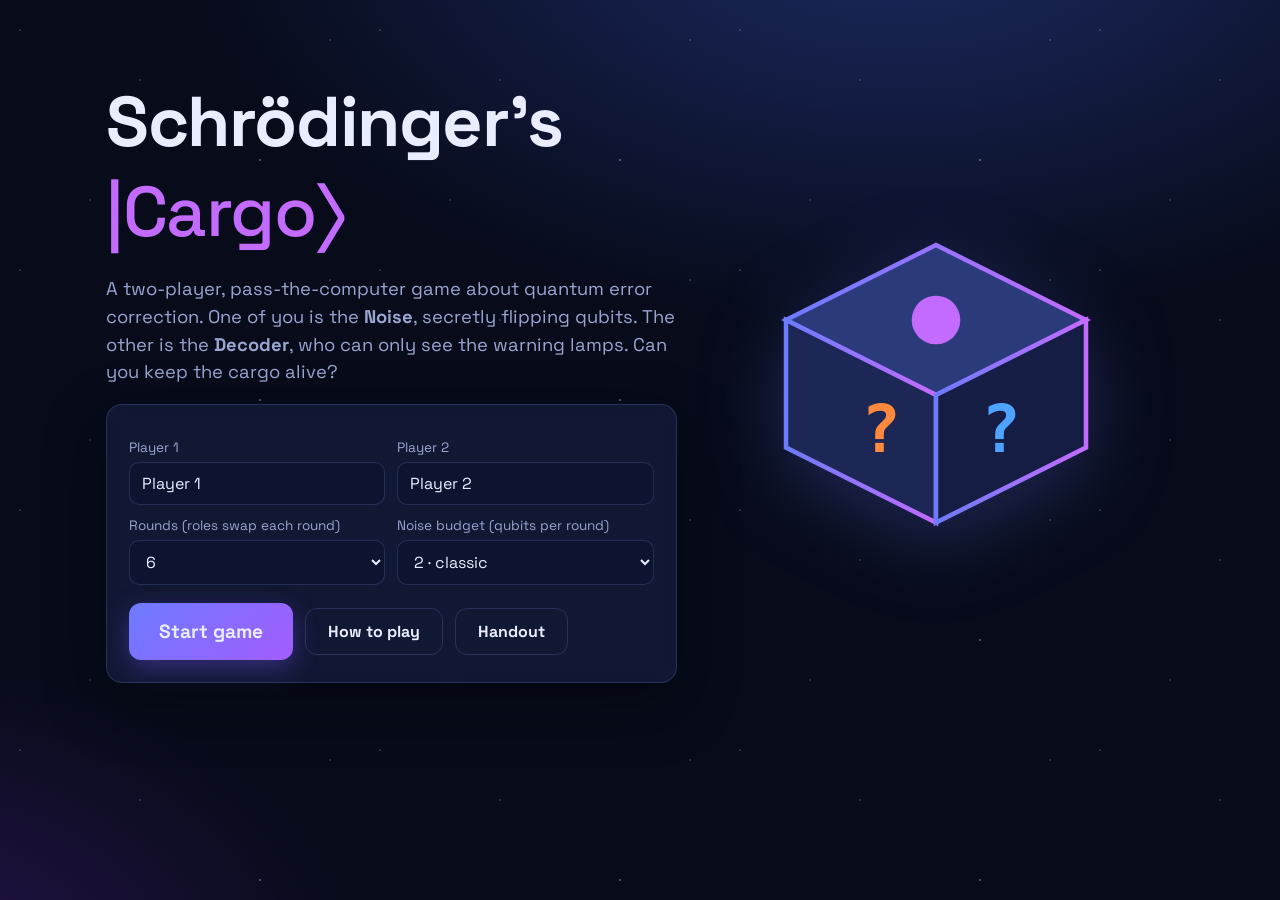
<file: schrodingers_cargo/index.html>
<!doctype html>
<html lang="en">
<head>
  <meta charset="utf-8">
  <meta name="viewport" content="width=device-width, initial-scale=1">
  <title>Schrödinger's Cargo</title>
  <link rel="preconnect" href="https://fonts.googleapis.com">
  <link href="https://fonts.googleapis.com/css2?family=Space+Grotesk:wght@400;500;700&family=JetBrains+Mono:wght@500&display=swap" rel="stylesheet">
  <link rel="stylesheet" href="style.css">
</head>
<body>
  <div class="stars" aria-hidden="true"></div>
  <main id="app" aria-live="polite"></main>

  <!-- How-to-play overlay -->
  <div id="rules" class="overlay" hidden>
    <div class="panel rules-panel" role="dialog" aria-modal="true" aria-labelledby="rules-title">
      <button class="close" data-action="close-rules" aria-label="Close">×</button>
      <h2 id="rules-title">How to play</h2>
      <p>A single qubit of precious cargo is spread across <b>9 physical qubits</b> in three crates (the Shor code). Two players take turns.</p>
      <ol>
        <li><b>Noise</b> (secretly) flips up to <b>budget</b> qubits with <span class="tag x">X</span> bit flip, <span class="tag z">Z</span> phase flip, or <span class="tag y">Y</span> both.</li>
        <li>Pass the computer. The <b>Decoder</b> never sees the errors, only the <b>8 check lamps</b>:
          <ul>
            <li><span class="lamp-dot zc"></span> <b>orange</b> lamps compare the bits of two neighbouring qubits. They light for X or Y.</li>
            <li><span class="lamp-dot xc"></span> <b>blue</b> lamps compare the phase of two neighbouring crates. They light for Z or Y.</li>
          </ul>
        </li>
        <li>The Decoder applies fixes with the same switches and presses <b>Ship it</b>.</li>
        <li>The cargo is <b>safe</b> if the leftover error (Noise × fix) does nothing to the stored qubit. Decoder scores. Otherwise Noise scores.</li>
        <li>Roles swap every round. Highest score at the end wins.</li>
      </ol>
      <p class="muted">Tip for Decoders: the fewest errors that explain the lamps is usually right, but a sneaky Noise can disguise two errors as one.</p>
      <p class="muted">Tip for Noise: two flips in the same crate look like one flip on the third qubit…</p>
      <button class="btn primary" data-action="close-rules">Got it</button>
    </div>
  </div>

  <script src="qec.js"></script>
  <script src="game.js"></script>
</body>
</html>
</file>
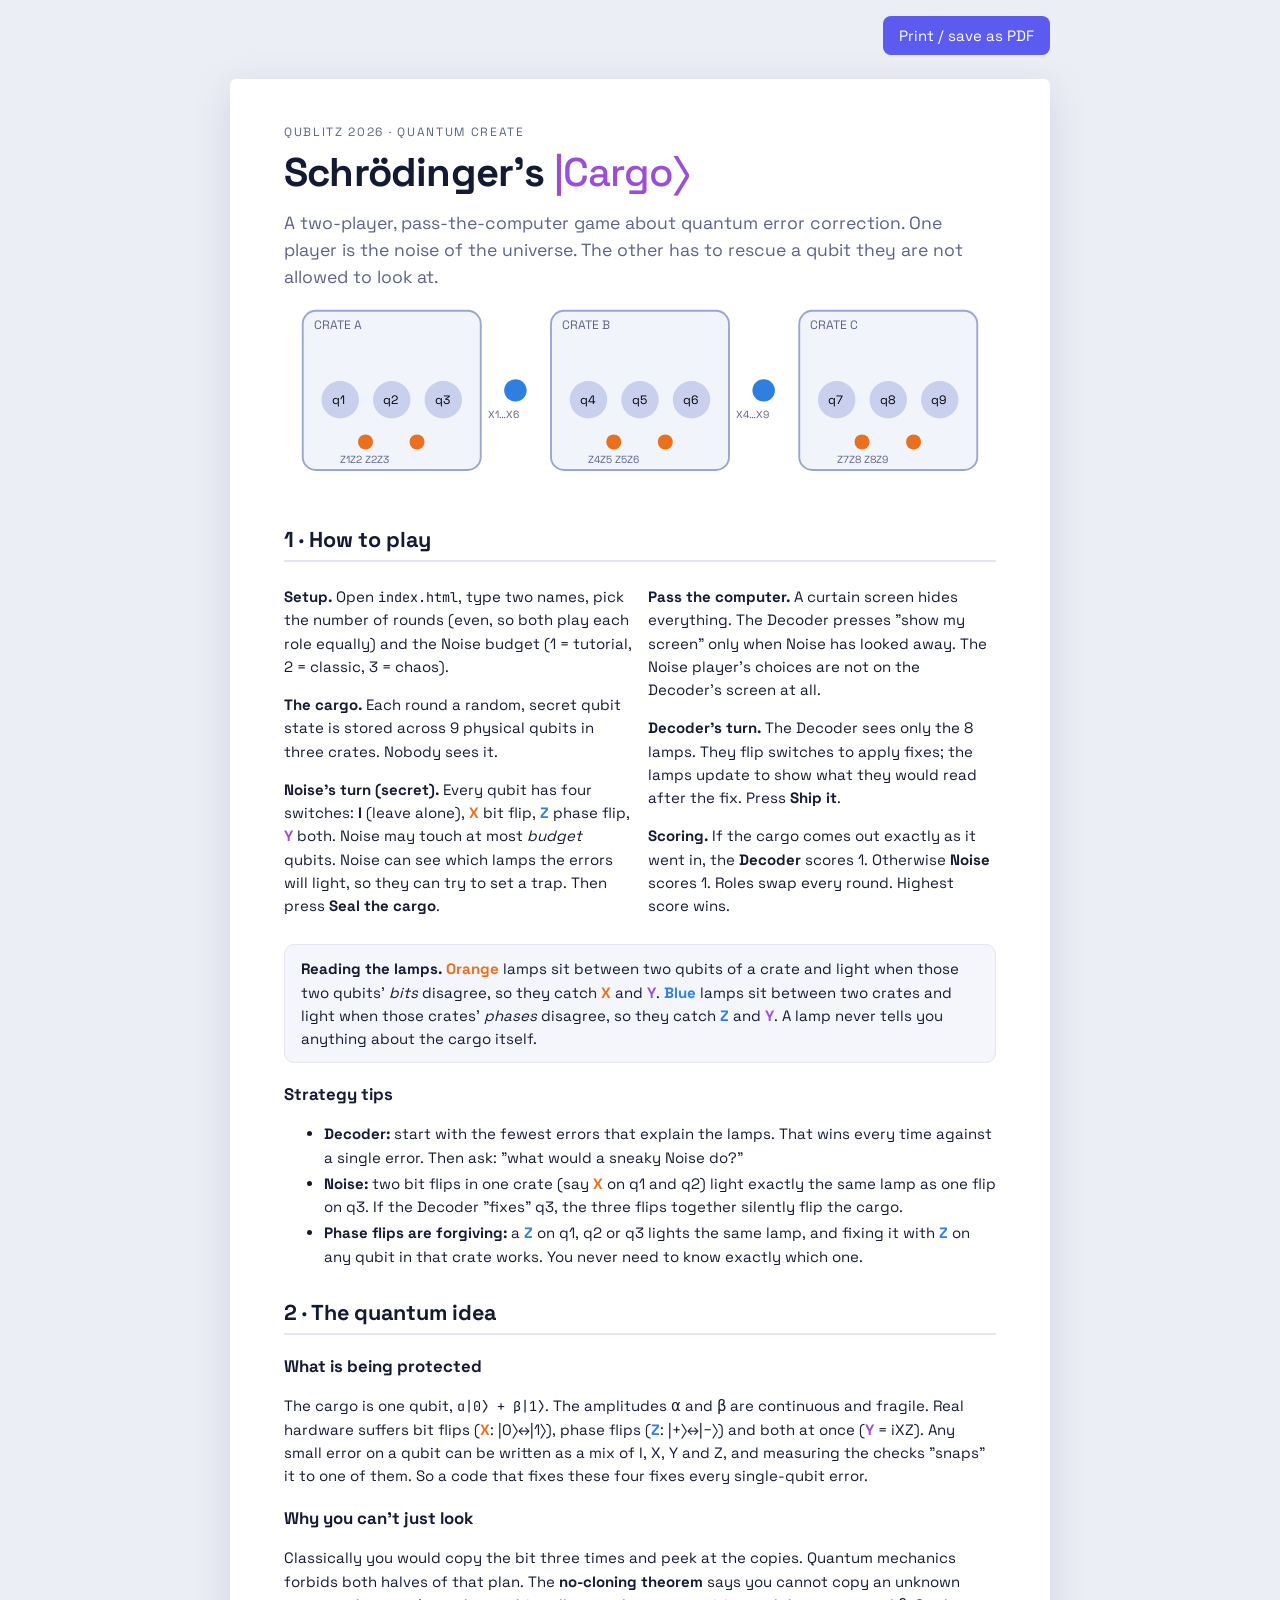
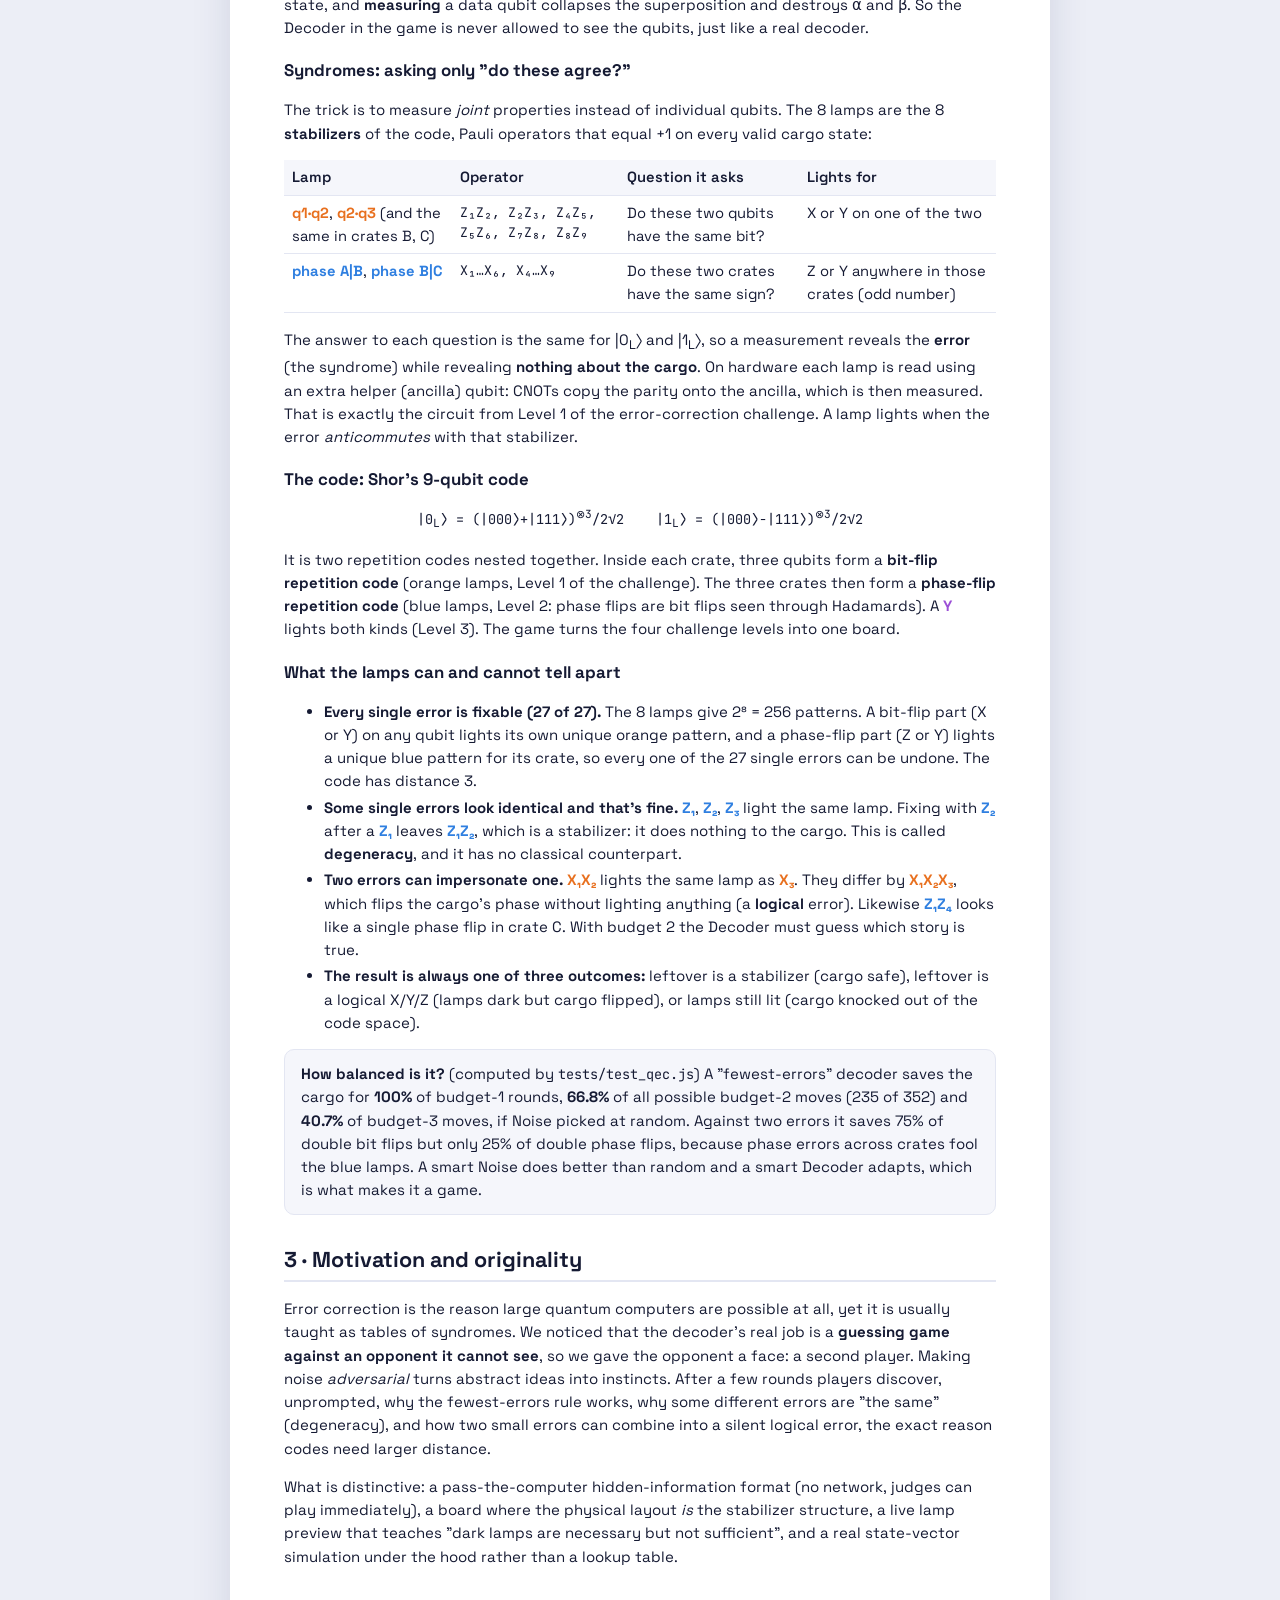
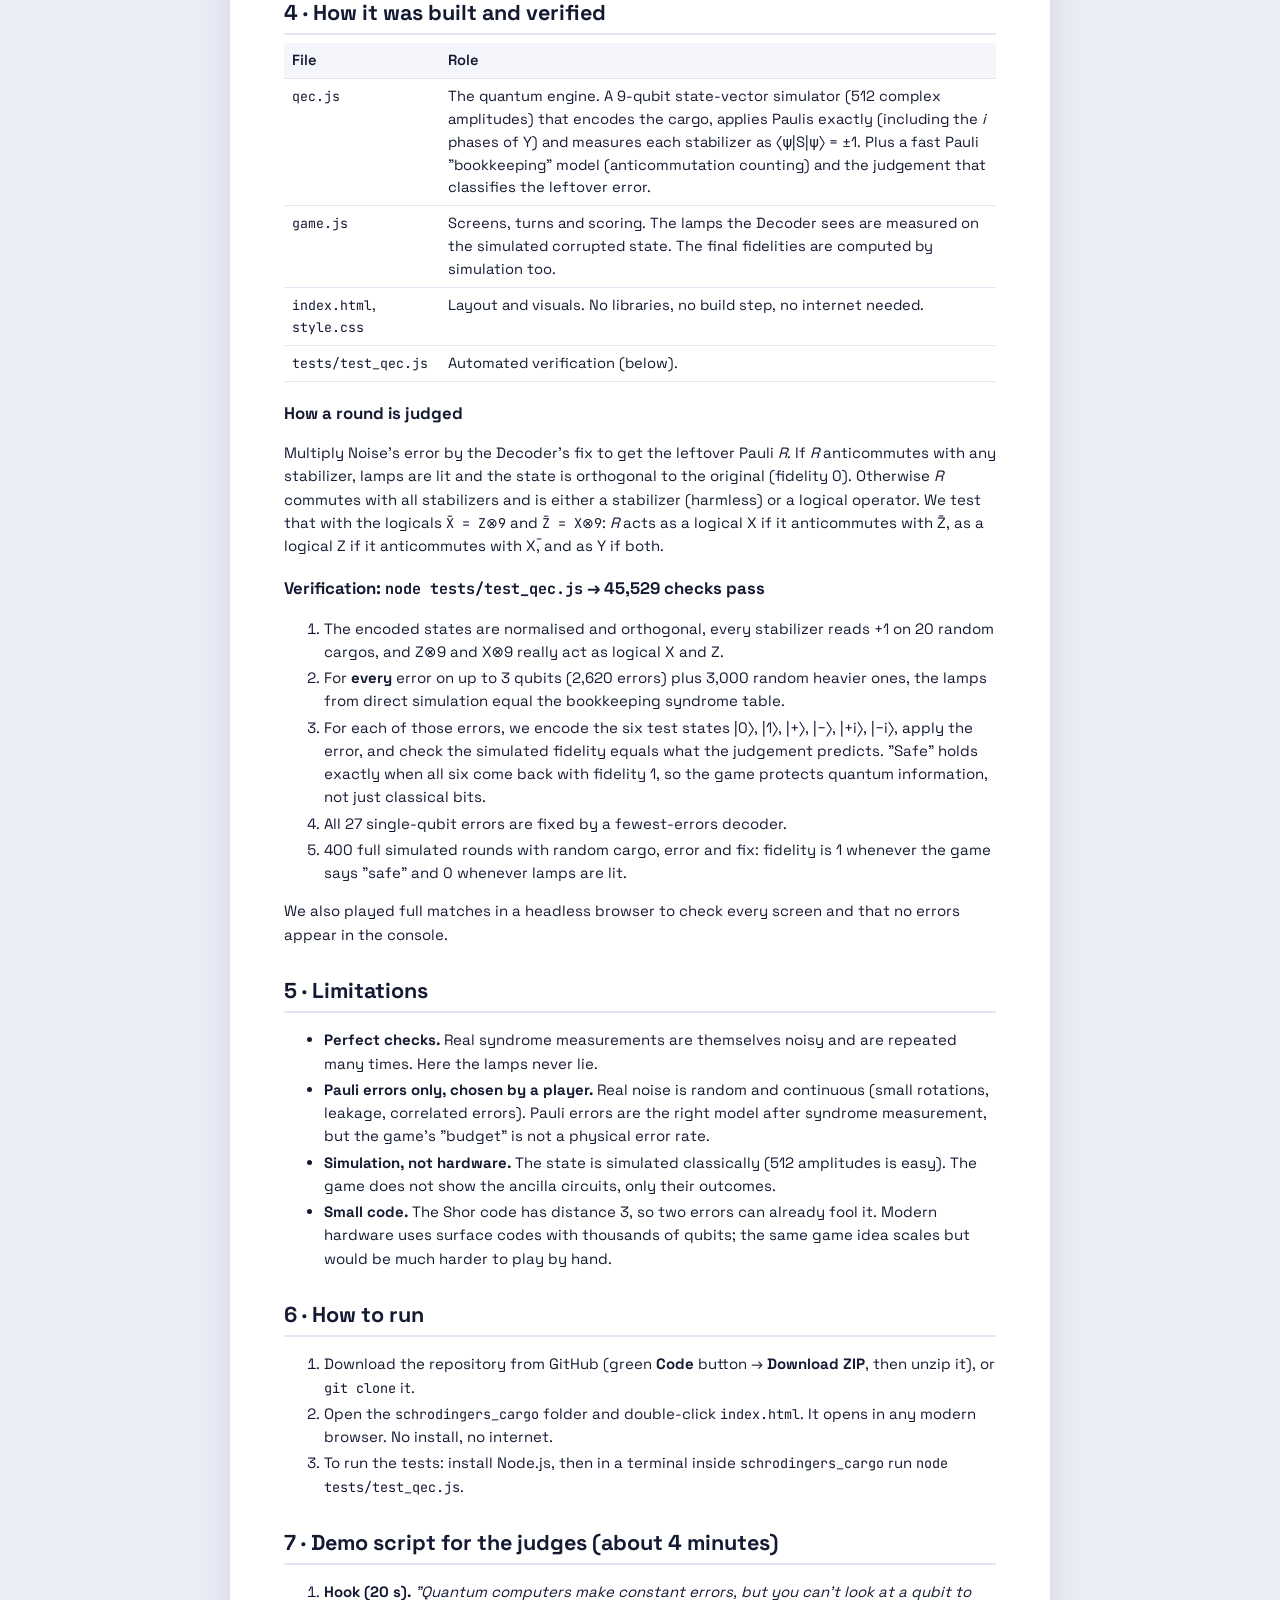
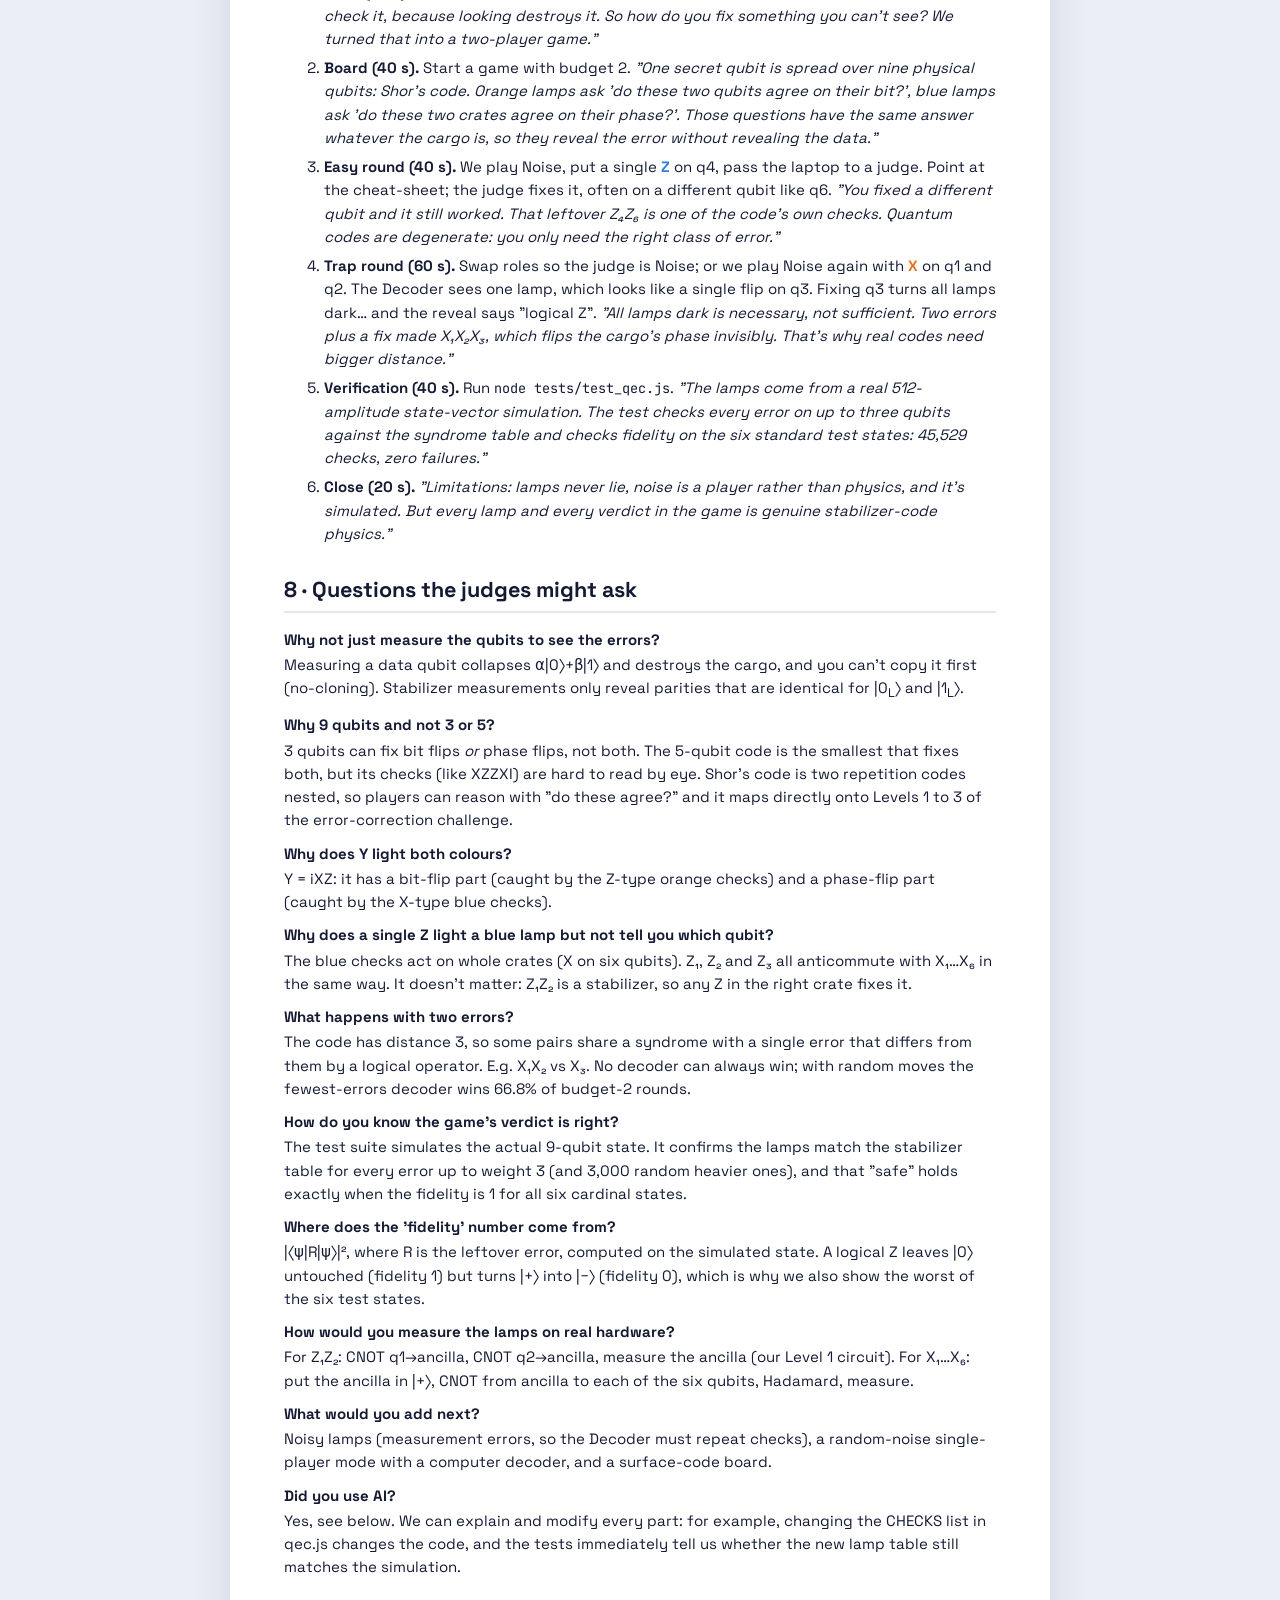
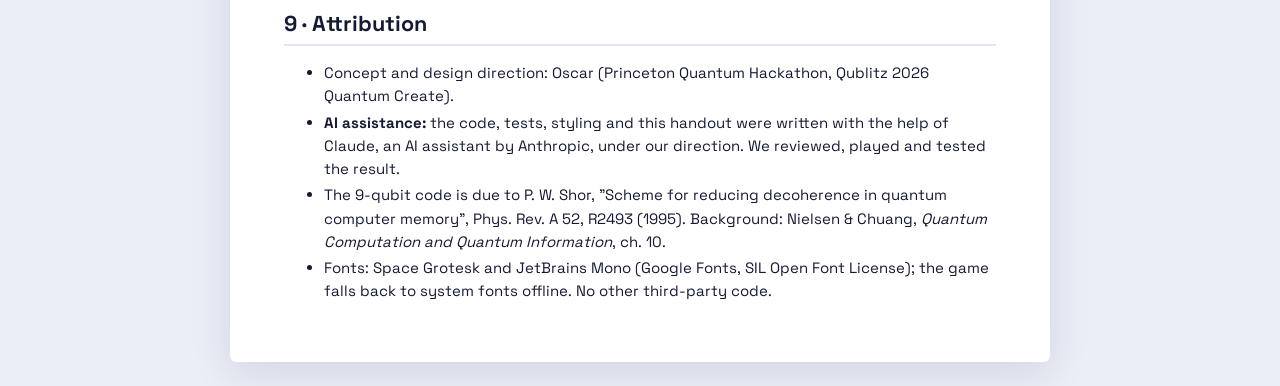
<file: schrodingers_cargo/handout.html>
<!doctype html>
<html lang="en">
<head>
<meta charset="utf-8">
<meta name="viewport" content="width=device-width, initial-scale=1">
<title>Schrödinger's Cargo Handout</title>
<link href="https://fonts.googleapis.com/css2?family=Space+Grotesk:wght@400;500;700&family=JetBrains+Mono:wght@500&display=swap" rel="stylesheet">
<style>
  :root { --x:#e8701f; --z:#2f7fe0; --y:#9b4fd6; --ink:#151a33; --muted:#5b6386; --line:#e3e6f2; --soft:#f5f6fb; }
  * { box-sizing: border-box; }
  body { margin:0; background:#eceef6; color:var(--ink); font:15px/1.55 'Space Grotesk', system-ui, sans-serif; }
  .page { background:#fff; max-width:820px; margin:24px auto; padding:44px 54px; box-shadow:0 10px 40px rgba(20,30,80,.12); border-radius:6px; }
  h1 { font-size:2.5rem; margin:0; letter-spacing:-.02em; }
  h1 .ket { color:var(--y); font-weight:500; }
  h2 { font-size:1.35rem; margin:28px 0 8px; padding-bottom:4px; border-bottom:2px solid var(--line); }
  h3 { font-size:1.05rem; margin:18px 0 6px; }
  .sub { color:var(--muted); font-size:1.1rem; margin:6px 0 0; }
  .kicker { text-transform:uppercase; letter-spacing:.14em; font-size:.75rem; color:var(--muted); }
  code, .mono { font-family:'JetBrains Mono', ui-monospace, monospace; font-size:.9em; }
  .x { color:var(--x); font-weight:700; } .z { color:var(--z); font-weight:700; } .y { color:var(--y); font-weight:700; }
  .box { background:var(--soft); border:1px solid var(--line); border-radius:10px; padding:12px 16px; margin:12px 0; }
  .grid2 { display:grid; grid-template-columns:1fr 1fr; gap:16px; }
  table { width:100%; border-collapse:collapse; margin:8px 0; font-size:.92rem; }
  th, td { text-align:left; padding:6px 8px; border-bottom:1px solid var(--line); vertical-align:top; }
  th { background:var(--soft); font-weight:600; }
  ol li, ul li { margin:3px 0; }
  .qa dt { font-weight:700; margin-top:10px; }
  .qa dd { margin:2px 0 0 0; }
  .demo li { margin:6px 0; }
  .say { font-style:italic; }
  .pagebreak { break-before:page; }
  svg { max-width:100%; height:auto; }
  .toolbar { max-width:820px; margin:16px auto 0; text-align:right; }
  .toolbar button { font:inherit; padding:8px 16px; border-radius:8px; border:0; background:#5b5bf0; color:#fff; cursor:pointer; }
  @media (max-width: 700px) { .page { padding:24px 16px; margin:0; border-radius:0; } .grid2 { grid-template-columns:1fr; } h1 { font-size:2rem; } }
  @media print {
    body { background:#fff; font-size:10.5pt; }
    .page { box-shadow:none; margin:0; padding:0; max-width:none; }
    .toolbar { display:none; }
    h2 { break-after:avoid; } table, .box, dl > div { break-inside:avoid; }
    @page { size:A4; margin:16mm 16mm; }
  }
</style>
</head>
<body>
<div class="toolbar"><button onclick="window.print()">Print / save as PDF</button></div>
<div class="page">

<div class="kicker">Qublitz 2026 · Quantum Create</div>
<h1>Schrödinger's <span class="ket">|Cargo⟩</span></h1>
<p class="sub">A two-player, pass-the-computer game about quantum error correction. One player is the noise of the universe. The other has to rescue a qubit they are not allowed to look at.</p>

<svg viewBox="0 0 760 210" role="img" aria-label="Game board: three crates of three qubits, orange bit-check lamps inside crates, blue phase-check lamps between crates">
  <g font-family="Space Grotesk, sans-serif" font-size="13">
    <g transform="translate(20,20)">
      <rect width="190" height="170" rx="14" fill="#f2f4fb" stroke="#9aa6d1" stroke-width="2"/>
      <text x="12" y="20" fill="#5b6386">CRATE A</text>
      <circle cx="40" cy="95" r="20" fill="#c9d0ee"/><text x="31" y="100">q1</text>
      <circle cx="95" cy="95" r="20" fill="#c9d0ee"/><text x="86" y="100">q2</text>
      <circle cx="150" cy="95" r="20" fill="#c9d0ee"/><text x="141" y="100">q3</text>
      <circle cx="67" cy="140" r="8" fill="#e8701f"/><circle cx="122" cy="140" r="8" fill="#e8701f"/>
      <text x="40" y="162" font-size="11" fill="#5b6386">Z1Z2      Z2Z3</text>
    </g>
    <g transform="translate(285,20)">
      <rect width="190" height="170" rx="14" fill="#f2f4fb" stroke="#9aa6d1" stroke-width="2"/>
      <text x="12" y="20" fill="#5b6386">CRATE B</text>
      <circle cx="40" cy="95" r="20" fill="#c9d0ee"/><text x="31" y="100">q4</text>
      <circle cx="95" cy="95" r="20" fill="#c9d0ee"/><text x="86" y="100">q5</text>
      <circle cx="150" cy="95" r="20" fill="#c9d0ee"/><text x="141" y="100">q6</text>
      <circle cx="67" cy="140" r="8" fill="#e8701f"/><circle cx="122" cy="140" r="8" fill="#e8701f"/>
      <text x="40" y="162" font-size="11" fill="#5b6386">Z4Z5      Z5Z6</text>
    </g>
    <g transform="translate(550,20)">
      <rect width="190" height="170" rx="14" fill="#f2f4fb" stroke="#9aa6d1" stroke-width="2"/>
      <text x="12" y="20" fill="#5b6386">CRATE C</text>
      <circle cx="40" cy="95" r="20" fill="#c9d0ee"/><text x="31" y="100">q7</text>
      <circle cx="95" cy="95" r="20" fill="#c9d0ee"/><text x="86" y="100">q8</text>
      <circle cx="150" cy="95" r="20" fill="#c9d0ee"/><text x="141" y="100">q9</text>
      <circle cx="67" cy="140" r="8" fill="#e8701f"/><circle cx="122" cy="140" r="8" fill="#e8701f"/>
      <text x="40" y="162" font-size="11" fill="#5b6386">Z7Z8      Z8Z9</text>
    </g>
    <circle cx="247" cy="105" r="12" fill="#2f7fe0"/><text x="218" y="135" font-size="11" fill="#5b6386">X1…X6</text>
    <circle cx="512" cy="105" r="12" fill="#2f7fe0"/><text x="483" y="135" font-size="11" fill="#5b6386">X4…X9</text>
  </g>
</svg>

<h2>1 · How to play</h2>
<div class="grid2">
<div>
<p><b>Setup.</b> Open <code>index.html</code>, type two names, pick the number of rounds (even, so both play each role equally) and the Noise budget (1 = tutorial, 2 = classic, 3 = chaos).</p>
<p><b>The cargo.</b> Each round a random, secret qubit state is stored across 9 physical qubits in three crates. Nobody sees it.</p>
<p><b>Noise's turn (secret).</b> Every qubit has four switches: <b>I</b> (leave alone), <span class="x">X</span> bit flip, <span class="z">Z</span> phase flip, <span class="y">Y</span> both. Noise may touch at most <i>budget</i> qubits. Noise can see which lamps the errors will light, so they can try to set a trap. Then press <b>Seal the cargo</b>.</p>
</div>
<div>
<p><b>Pass the computer.</b> A curtain screen hides everything. The Decoder presses "show my screen" only when Noise has looked away. The Noise player's choices are not on the Decoder's screen at all.</p>
<p><b>Decoder's turn.</b> The Decoder sees only the 8 lamps. They flip switches to apply fixes; the lamps update to show what they would read after the fix. Press <b>Ship it</b>.</p>
<p><b>Scoring.</b> If the cargo comes out exactly as it went in, the <b>Decoder</b> scores 1. Otherwise <b>Noise</b> scores 1. Roles swap every round. Highest score wins.</p>
</div>
</div>
<div class="box"><b>Reading the lamps.</b> <span class="x">Orange</span> lamps sit between two qubits of a crate and light when those two qubits' <i>bits</i> disagree, so they catch <span class="x">X</span> and <span class="y">Y</span>. <span class="z">Blue</span> lamps sit between two crates and light when those crates' <i>phases</i> disagree, so they catch <span class="z">Z</span> and <span class="y">Y</span>. A lamp never tells you anything about the cargo itself.</div>

<h3>Strategy tips</h3>
<ul>
  <li><b>Decoder:</b> start with the fewest errors that explain the lamps. That wins every time against a single error. Then ask: "what would a sneaky Noise do?"</li>
  <li><b>Noise:</b> two bit flips in one crate (say <span class="x">X</span> on q1 and q2) light exactly the same lamp as one flip on q3. If the Decoder "fixes" q3, the three flips together silently flip the cargo.</li>
  <li><b>Phase flips are forgiving:</b> a <span class="z">Z</span> on q1, q2 or q3 lights the same lamp, and fixing it with <span class="z">Z</span> on any qubit in that crate works. You never need to know exactly which one.</li>
</ul>

<h2>2 · The quantum idea</h2>
<h3>What is being protected</h3>
<p>The cargo is one qubit, <code>α|0⟩ + β|1⟩</code>. The amplitudes α and β are continuous and fragile. Real hardware suffers bit flips (<span class="x">X</span>: |0⟩↔|1⟩), phase flips (<span class="z">Z</span>: |+⟩↔|−⟩) and both at once (<span class="y">Y</span> = iXZ). Any small error on a qubit can be written as a mix of I, X, Y and Z, and measuring the checks "snaps" it to one of them. So a code that fixes these four fixes every single-qubit error.</p>

<h3>Why you can't just look</h3>
<p>Classically you would copy the bit three times and peek at the copies. Quantum mechanics forbids both halves of that plan. The <b>no-cloning theorem</b> says you cannot copy an unknown state, and <b>measuring</b> a data qubit collapses the superposition and destroys α and β. So the Decoder in the game is never allowed to see the qubits, just like a real decoder.</p>

<h3>Syndromes: asking only "do these agree?"</h3>
<p>The trick is to measure <i>joint</i> properties instead of individual qubits. The 8 lamps are the 8 <b>stabilizers</b> of the code, Pauli operators that equal +1 on every valid cargo state:</p>
<table>
<tr><th>Lamp</th><th>Operator</th><th>Question it asks</th><th>Lights for</th></tr>
<tr><td><span class="x">q1·q2</span>, <span class="x">q2·q3</span> (and the same in crates B, C)</td><td class="mono">Z₁Z₂, Z₂Z₃, Z₄Z₅, Z₅Z₆, Z₇Z₈, Z₈Z₉</td><td>Do these two qubits have the same bit?</td><td>X or Y on one of the two</td></tr>
<tr><td><span class="z">phase A|B</span>, <span class="z">phase B|C</span></td><td class="mono">X₁…X₆, X₄…X₉</td><td>Do these two crates have the same sign?</td><td>Z or Y anywhere in those crates (odd number)</td></tr>
</table>
<p>The answer to each question is the same for |0<sub>L</sub>⟩ and |1<sub>L</sub>⟩, so a measurement reveals the <b>error</b> (the syndrome) while revealing <b>nothing about the cargo</b>. On hardware each lamp is read using an extra helper (ancilla) qubit: CNOTs copy the parity onto the ancilla, which is then measured. That is exactly the circuit from Level 1 of the error-correction challenge. A lamp lights when the error <i>anticommutes</i> with that stabilizer.</p>

<h3>The code: Shor's 9-qubit code</h3>
<p class="mono" style="text-align:center">|0<sub>L</sub>⟩ = (|000⟩+|111⟩)<sup>⊗3</sup>/2√2 &nbsp;&nbsp; |1<sub>L</sub>⟩ = (|000⟩−|111⟩)<sup>⊗3</sup>/2√2</p>
<p>It is two repetition codes nested together. Inside each crate, three qubits form a <b>bit-flip repetition code</b> (orange lamps, Level 1 of the challenge). The three crates then form a <b>phase-flip repetition code</b> (blue lamps, Level 2: phase flips are bit flips seen through Hadamards). A <span class="y">Y</span> lights both kinds (Level 3). The game turns the four challenge levels into one board.</p>

<h3>What the lamps can and cannot tell apart</h3>
<ul>
  <li><b>Every single error is fixable (27 of 27).</b> The 8 lamps give 2⁸ = 256 patterns. A bit-flip part (X or Y) on any qubit lights its own unique orange pattern, and a phase-flip part (Z or Y) lights a unique blue pattern for its crate, so every one of the 27 single errors can be undone. The code has distance 3.</li>
  <li><b>Some single errors look identical and that's fine.</b> <span class="z">Z₁</span>, <span class="z">Z₂</span>, <span class="z">Z₃</span> light the same lamp. Fixing with <span class="z">Z₂</span> after a <span class="z">Z₁</span> leaves <span class="z">Z₁Z₂</span>, which is a stabilizer: it does nothing to the cargo. This is called <b>degeneracy</b>, and it has no classical counterpart.</li>
  <li><b>Two errors can impersonate one.</b> <span class="x">X₁X₂</span> lights the same lamp as <span class="x">X₃</span>. They differ by <span class="x">X₁X₂X₃</span>, which flips the cargo's phase without lighting anything (a <b>logical</b> error). Likewise <span class="z">Z₁Z₄</span> looks like a single phase flip in crate C. With budget 2 the Decoder must guess which story is true.</li>
  <li><b>The result is always one of three outcomes:</b> leftover is a stabilizer (cargo safe), leftover is a logical X/Y/Z (lamps dark but cargo flipped), or lamps still lit (cargo knocked out of the code space).</li>
</ul>
<div class="box"><b>How balanced is it?</b> (computed by <code>tests/test_qec.js</code>) A "fewest-errors" decoder saves the cargo for <b>100%</b> of budget-1 rounds, <b>66.8%</b> of all possible budget-2 moves (235 of 352) and <b>40.7%</b> of budget-3 moves, if Noise picked at random. Against two errors it saves 75% of double bit flips but only 25% of double phase flips, because phase errors across crates fool the blue lamps. A smart Noise does better than random and a smart Decoder adapts, which is what makes it a game.</div>

<h2>3 · Motivation and originality</h2>
<p>Error correction is the reason large quantum computers are possible at all, yet it is usually taught as tables of syndromes. We noticed that the decoder's real job is a <b>guessing game against an opponent it cannot see</b>, so we gave the opponent a face: a second player. Making noise <i>adversarial</i> turns abstract ideas into instincts. After a few rounds players discover, unprompted, why the fewest-errors rule works, why some different errors are "the same" (degeneracy), and how two small errors can combine into a silent logical error, the exact reason codes need larger distance.</p>
<p>What is distinctive: a pass-the-computer hidden-information format (no network, judges can play immediately), a board where the physical layout <i>is</i> the stabilizer structure, a live lamp preview that teaches "dark lamps are necessary but not sufficient", and a real state-vector simulation under the hood rather than a lookup table.</p>

<h2>4 · How it was built and verified</h2>
<table>
<tr><th>File</th><th>Role</th></tr>
<tr><td><code>qec.js</code></td><td>The quantum engine. A 9-qubit state-vector simulator (512 complex amplitudes) that encodes the cargo, applies Paulis exactly (including the <i>i</i> phases of Y) and measures each stabilizer as ⟨ψ|S|ψ⟩ = ±1. Plus a fast Pauli "bookkeeping" model (anticommutation counting) and the judgement that classifies the leftover error.</td></tr>
<tr><td><code>game.js</code></td><td>Screens, turns and scoring. The lamps the Decoder sees are measured on the simulated corrupted state. The final fidelities are computed by simulation too.</td></tr>
<tr><td><code>index.html</code>, <code>style.css</code></td><td>Layout and visuals. No libraries, no build step, no internet needed.</td></tr>
<tr><td><code>tests/test_qec.js</code></td><td>Automated verification (below).</td></tr>
</table>
<h3>How a round is judged</h3>
<p>Multiply Noise's error by the Decoder's fix to get the leftover Pauli <i>R</i>. If <i>R</i> anticommutes with any stabilizer, lamps are lit and the state is orthogonal to the original (fidelity 0). Otherwise <i>R</i> commutes with all stabilizers and is either a stabilizer (harmless) or a logical operator. We test that with the logicals <span class="mono">X̄ = Z⊗9</span> and <span class="mono">Z̄ = X⊗9</span>: <i>R</i> acts as a logical X if it anticommutes with Z̄, as a logical Z if it anticommutes with X̄, and as Y if both.</p>
<h3>Verification: <code>node tests/test_qec.js</code> → 45,529 checks pass</h3>
<ol>
  <li>The encoded states are normalised and orthogonal, every stabilizer reads +1 on 20 random cargos, and Z⊗9 and X⊗9 really act as logical X and Z.</li>
  <li>For <b>every</b> error on up to 3 qubits (2,620 errors) plus 3,000 random heavier ones, the lamps from direct simulation equal the bookkeeping syndrome table.</li>
  <li>For each of those errors, we encode the six test states |0⟩, |1⟩, |+⟩, |−⟩, |+i⟩, |−i⟩, apply the error, and check the simulated fidelity equals what the judgement predicts. "Safe" holds exactly when all six come back with fidelity 1, so the game protects quantum information, not just classical bits.</li>
  <li>All 27 single-qubit errors are fixed by a fewest-errors decoder.</li>
  <li>400 full simulated rounds with random cargo, error and fix: fidelity is 1 whenever the game says "safe" and 0 whenever lamps are lit.</li>
</ol>
<p>We also played full matches in a headless browser to check every screen and that no errors appear in the console.</p>

<h2>5 · Limitations</h2>
<ul>
  <li><b>Perfect checks.</b> Real syndrome measurements are themselves noisy and are repeated many times. Here the lamps never lie.</li>
  <li><b>Pauli errors only, chosen by a player.</b> Real noise is random and continuous (small rotations, leakage, correlated errors). Pauli errors are the right model after syndrome measurement, but the game's "budget" is not a physical error rate.</li>
  <li><b>Simulation, not hardware.</b> The state is simulated classically (512 amplitudes is easy). The game does not show the ancilla circuits, only their outcomes.</li>
  <li><b>Small code.</b> The Shor code has distance 3, so two errors can already fool it. Modern hardware uses surface codes with thousands of qubits; the same game idea scales but would be much harder to play by hand.</li>
</ul>

<h2>6 · How to run</h2>
<ol>
  <li>Download the repository from GitHub (green <b>Code</b> button → <b>Download ZIP</b>, then unzip it), or <code>git clone</code> it.</li>
  <li>Open the <code>schrodingers_cargo</code> folder and double-click <code>index.html</code>. It opens in any modern browser. No install, no internet.</li>
  <li>To run the tests: install Node.js, then in a terminal inside <code>schrodingers_cargo</code> run <code>node tests/test_qec.js</code>.</li>
</ol>

<h2>7 · Demo script for the judges (about 4 minutes)</h2>
<ol class="demo">
  <li><b>Hook (20 s).</b> <span class="say">"Quantum computers make constant errors, but you can't look at a qubit to check it, because looking destroys it. So how do you fix something you can't see? We turned that into a two-player game."</span></li>
  <li><b>Board (40 s).</b> Start a game with budget 2. <span class="say">"One secret qubit is spread over nine physical qubits: Shor's code. Orange lamps ask 'do these two qubits agree on their bit?', blue lamps ask 'do these two crates agree on their phase?'. Those questions have the same answer whatever the cargo is, so they reveal the error without revealing the data."</span></li>
  <li><b>Easy round (40 s).</b> We play Noise, put a single <span class="z">Z</span> on q4, pass the laptop to a judge. Point at the cheat-sheet; the judge fixes it, often on a different qubit like q6. <span class="say">"You fixed a different qubit and it still worked. That leftover Z₄Z₆ is one of the code's own checks. Quantum codes are degenerate: you only need the right class of error."</span></li>
  <li><b>Trap round (60 s).</b> Swap roles so the judge is Noise; or we play Noise again with <span class="x">X</span> on q1 and q2. The Decoder sees one lamp, which looks like a single flip on q3. Fixing q3 turns all lamps dark… and the reveal says "logical Z". <span class="say">"All lamps dark is necessary, not sufficient. Two errors plus a fix made X₁X₂X₃, which flips the cargo's phase invisibly. That's why real codes need bigger distance."</span></li>
  <li><b>Verification (40 s).</b> Run <code>node tests/test_qec.js</code>. <span class="say">"The lamps come from a real 512-amplitude state-vector simulation. The test checks every error on up to three qubits against the syndrome table and checks fidelity on the six standard test states: 45,529 checks, zero failures."</span></li>
  <li><b>Close (20 s).</b> <span class="say">"Limitations: lamps never lie, noise is a player rather than physics, and it's simulated. But every lamp and every verdict in the game is genuine stabilizer-code physics."</span></li>
</ol>

<h2>8 · Questions the judges might ask</h2>
<dl class="qa">
  <div><dt>Why not just measure the qubits to see the errors?</dt><dd>Measuring a data qubit collapses α|0⟩+β|1⟩ and destroys the cargo, and you can't copy it first (no-cloning). Stabilizer measurements only reveal parities that are identical for |0<sub>L</sub>⟩ and |1<sub>L</sub>⟩.</dd></div>
  <div><dt>Why 9 qubits and not 3 or 5?</dt><dd>3 qubits can fix bit flips <i>or</i> phase flips, not both. The 5-qubit code is the smallest that fixes both, but its checks (like XZZXI) are hard to read by eye. Shor's code is two repetition codes nested, so players can reason with "do these agree?" and it maps directly onto Levels 1 to 3 of the error-correction challenge.</dd></div>
  <div><dt>Why does Y light both colours?</dt><dd>Y = iXZ: it has a bit-flip part (caught by the Z-type orange checks) and a phase-flip part (caught by the X-type blue checks).</dd></div>
  <div><dt>Why does a single Z light a blue lamp but not tell you which qubit?</dt><dd>The blue checks act on whole crates (X on six qubits). Z₁, Z₂ and Z₃ all anticommute with X₁…X₆ in the same way. It doesn't matter: Z₁Z₂ is a stabilizer, so any Z in the right crate fixes it.</dd></div>
  <div><dt>What happens with two errors?</dt><dd>The code has distance 3, so some pairs share a syndrome with a single error that differs from them by a logical operator. E.g. X₁X₂ vs X₃. No decoder can always win; with random moves the fewest-errors decoder wins 66.8% of budget-2 rounds.</dd></div>
  <div><dt>How do you know the game's verdict is right?</dt><dd>The test suite simulates the actual 9-qubit state. It confirms the lamps match the stabilizer table for every error up to weight 3 (and 3,000 random heavier ones), and that "safe" holds exactly when the fidelity is 1 for all six cardinal states.</dd></div>
  <div><dt>Where does the 'fidelity' number come from?</dt><dd>|⟨ψ|R|ψ⟩|², where R is the leftover error, computed on the simulated state. A logical Z leaves |0⟩ untouched (fidelity 1) but turns |+⟩ into |−⟩ (fidelity 0), which is why we also show the worst of the six test states.</dd></div>
  <div><dt>How would you measure the lamps on real hardware?</dt><dd>For Z₁Z₂: CNOT q1→ancilla, CNOT q2→ancilla, measure the ancilla (our Level 1 circuit). For X₁…X₆: put the ancilla in |+⟩, CNOT from ancilla to each of the six qubits, Hadamard, measure.</dd></div>
  <div><dt>What would you add next?</dt><dd>Noisy lamps (measurement errors, so the Decoder must repeat checks), a random-noise single-player mode with a computer decoder, and a surface-code board.</dd></div>
  <div><dt>Did you use AI?</dt><dd>Yes, see below. We can explain and modify every part: for example, changing the CHECKS list in qec.js changes the code, and the tests immediately tell us whether the new lamp table still matches the simulation.</dd></div>
</dl>

<h2>9 · Attribution</h2>
<ul>
  <li>Concept and design direction: Oscar (Princeton Quantum Hackathon, Qublitz 2026 Quantum Create).</li>
  <li><b>AI assistance:</b> the code, tests, styling and this handout were written with the help of Claude, an AI assistant by Anthropic, under our direction. We reviewed, played and tested the result.</li>
  <li>The 9-qubit code is due to P. W. Shor, "Scheme for reducing decoherence in quantum computer memory", Phys. Rev. A 52, R2493 (1995). Background: Nielsen &amp; Chuang, <i>Quantum Computation and Quantum Information</i>, ch. 10.</li>
  <li>Fonts: Space Grotesk and JetBrains Mono (Google Fonts, SIL Open Font License); the game falls back to system fonts offline. No other third-party code.</li>
</ul>
</div>
</body>
</html>
</file>
<file: schrodingers_cargo/style.css>
:root {
  --bg: #070b1a;
  --bg2: #101833;
  --panel: rgba(20, 28, 58, 0.82);
  --panel-edge: rgba(140, 170, 255, 0.18);
  --text: #e9edff;
  --muted: #9aa6d1;
  --x: #ff8a3d;      /* bit flip */
  --z: #4da3ff;      /* phase flip */
  --y: #c46bff;      /* both */
  --good: #3ee08f;
  --bad: #ff4d6d;
  --crate: #1a2448;
  --crate-edge: #3a4a85;
  --radius: 16px;
  --mono: 'JetBrains Mono', ui-monospace, SFMono-Regular, Menlo, monospace;
}

* { box-sizing: border-box; }
html, body { margin: 0; min-height: 100%; }
body {
  background: radial-gradient(1200px 700px at 70% -10%, #1d2a63 0%, transparent 60%),
              radial-gradient(900px 600px at -10% 110%, #2a1450 0%, transparent 55%),
              var(--bg);
  color: var(--text);
  font-family: 'Space Grotesk', system-ui, -apple-system, Segoe UI, Roboto, sans-serif;
  overflow-x: hidden;
}
.stars {
  position: fixed; inset: 0; pointer-events: none; z-index: 0; opacity: .55;
  background-image:
    radial-gradient(1px 1px at 20px 30px, #fff, transparent),
    radial-gradient(1px 1px at 140px 80px, #cfe0ff, transparent),
    radial-gradient(1.5px 1.5px at 260px 160px, #fff, transparent),
    radial-gradient(1px 1px at 330px 40px, #fff, transparent),
    radial-gradient(1px 1px at 90px 200px, #bcd, transparent);
  background-size: 360px 240px;
  animation: drift 120s linear infinite;
}
@keyframes drift { to { background-position: -360px 240px; } }

#app { position: relative; z-index: 1; max-width: 1100px; margin: 0 auto; padding: 20px 16px 48px; }
.screen { animation: fadein .35s ease both; }
.screen.still { animation: none; }
@keyframes fadein { from { opacity: 0; transform: translateY(8px); } to { opacity: 1; transform: none; } }

h1, h2, h3 { margin: 0 0 .4em; line-height: 1.1; }
p { line-height: 1.5; }
.muted { color: var(--muted); }
.mono { font-family: var(--mono); }
.panel {
  background: var(--panel); border: 1px solid var(--panel-edge); border-radius: var(--radius);
  padding: 22px; backdrop-filter: blur(8px); box-shadow: 0 20px 60px rgba(0,0,0,.35);
}

/* ---------- buttons ---------- */
.btn {
  font: inherit; font-weight: 700; font-size: 1rem; cursor: pointer; border: 0; border-radius: 12px;
  padding: 12px 22px; color: var(--text); background: #26325f; transition: transform .1s, filter .2s, background .2s;
}
.btn:hover { filter: brightness(1.15); }
.btn:active { transform: scale(.97); }
.btn.primary { background: linear-gradient(135deg, #6c7bff, #a35cff); box-shadow: 0 8px 24px rgba(120, 90, 255, .35); }
.btn.big { font-size: 1.2rem; padding: 16px 30px; }
.btn.ghost { background: transparent; border: 1px solid var(--panel-edge); }
.btn:disabled { opacity: .45; cursor: not-allowed; }
.row { display: flex; gap: 12px; flex-wrap: wrap; align-items: center; }
.center { text-align: center; justify-content: center; }

/* ---------- title ---------- */
.title-wrap { display: grid; gap: 22px; grid-template-columns: 1.2fr 1fr; align-items: center; min-height: 80vh; }
.logo { font-size: clamp(2.4rem, 6vw, 4.4rem); font-weight: 700; letter-spacing: -.02em; }
.logo .ket { color: var(--y); font-weight: 500; }
.tagline { font-size: 1.15rem; color: var(--muted); max-width: 32em; }
.setup label { display: block; font-size: .85rem; color: var(--muted); margin: 12px 0 6px; }
.setup input, .setup select {
  width: 100%; font: inherit; font-size: 1rem; padding: 10px 12px; border-radius: 10px;
  border: 1px solid var(--panel-edge); background: #0d1430; color: var(--text);
}
.setup .two { display: grid; grid-template-columns: 1fr 1fr; gap: 12px; }
.hero-art { display: flex; justify-content: center; }
.hero-art svg { width: min(100%, 360px); height: auto; filter: drop-shadow(0 20px 40px rgba(100,120,255,.25)); }
.float { animation: float 6s ease-in-out infinite; }
@keyframes float { 50% { transform: translateY(-10px); } }

/* ---------- header / scores ---------- */
.topbar { display: flex; justify-content: space-between; align-items: center; gap: 12px; flex-wrap: wrap; margin-bottom: 18px; }
.round-pill { background: #18224a; border: 1px solid var(--panel-edge); padding: 8px 14px; border-radius: 999px; font-size: .9rem; color: var(--muted); }
.scores { display: flex; gap: 10px; }
.score { display: flex; align-items: center; gap: 10px; background: #141d40; border: 1px solid var(--panel-edge); padding: 8px 14px; border-radius: 12px; }
.score b { font-size: 1.4rem; font-family: var(--mono); }
.score.bump b { animation: bump .6s ease; }
@keyframes bump { 40% { transform: scale(1.6); color: var(--good); } }
.role { font-size: .72rem; text-transform: uppercase; letter-spacing: .08em; padding: 2px 8px; border-radius: 999px; }
.role.noise { background: rgba(255, 77, 109, .18); color: #ff8aa0; }
.role.decoder { background: rgba(62, 224, 143, .15); color: #7ff0b6; }

.stage-head { display: flex; justify-content: space-between; align-items: flex-end; gap: 16px; flex-wrap: wrap; margin-bottom: 14px; }
.stage-head h2 { font-size: 1.8rem; }
.stage-head p { margin: 0; color: var(--muted); max-width: 40em; }

/* ---------- board ---------- */
.board { display: flex; align-items: stretch; justify-content: center; gap: 0; margin: 10px 0 18px; }
.crate {
  position: relative; flex: 1 1 0; max-width: 270px; background: linear-gradient(180deg, #1c2750, #141c3d);
  border: 2px solid var(--crate-edge); border-radius: 18px; padding: 34px 14px 14px;
  display: flex; flex-direction: column; align-items: center;
  background-image: repeating-linear-gradient(90deg, transparent 0 38px, rgba(255,255,255,.025) 38px 40px), linear-gradient(180deg, #1c2750, #141c3d);
}
.crate-label { position: absolute; top: 8px; left: 14px; font-size: .75rem; letter-spacing: .14em; text-transform: uppercase; color: var(--muted); }
.qubit { display: flex; flex-direction: column; align-items: center; gap: 8px; width: 100%; }
.orb {
  --c: #6f7bb5;
  width: 64px; height: 64px; border-radius: 50%; position: relative; display: grid; place-items: center;
  background: radial-gradient(circle at 35% 30%, rgba(255,255,255,.55), transparent 40%), radial-gradient(circle, var(--c), #0c1230 75%);
  box-shadow: 0 0 0 2px rgba(255,255,255,.08), 0 0 22px -4px var(--c);
  transition: box-shadow .3s, transform .2s;
}
.orb-letter { font-family: var(--mono); font-size: 1.5rem; font-weight: 700; text-shadow: 0 2px 6px rgba(0,0,0,.5); }
.orb-name { position: absolute; bottom: -2px; right: -10px; font-size: .7rem; color: var(--muted); background: #0d1430; border: 1px solid var(--panel-edge); border-radius: 999px; padding: 1px 6px; }
.qubit.op-X .orb { --c: var(--x); }
.qubit.op-Y .orb { --c: var(--y); }
.qubit.op-Z .orb { --c: var(--z); }
.qubit.op-X .orb, .qubit.op-Y .orb, .qubit.op-Z .orb { box-shadow: 0 0 0 2px rgba(255,255,255,.2), 0 0 32px 2px var(--c); }
.orb.pop { animation: pop .35s ease; }
@keyframes pop { 40% { transform: scale(1.18); } }

.switches { display: inline-flex; background: #0d1430; border: 1px solid var(--panel-edge); border-radius: 10px; padding: 3px; gap: 2px; }
.sw {
  font: inherit; font-family: var(--mono); font-weight: 700; font-size: .85rem; width: 34px; height: 30px; border: 0; border-radius: 7px;
  background: transparent; color: var(--muted); cursor: pointer; transition: background .15s, color .15s;
}
.sw:hover { background: #1c2654; color: var(--text); }
.sw.on.I { background: #2a3566; color: var(--text); }
.sw.on.X { background: var(--x); color: #1b0d00; }
.sw.on.Y { background: var(--y); color: #1a0526; }
.sw.on.Z { background: var(--z); color: #00142a; }
.sw:disabled { opacity: .3; cursor: not-allowed; }

/* bit-check lamps (orange, between qubits in a crate) */
.zlamp { display: flex; align-items: center; gap: 8px; margin: 8px 0; font-size: .7rem; color: var(--muted); }
.bulb {
  width: 22px; height: 22px; border-radius: 50%; border: 2px solid rgba(255,255,255,.12);
  background: #2a2f45; transition: background .3s, box-shadow .3s;
}
.zlamp.lit .bulb { background: var(--x); box-shadow: 0 0 18px 4px rgba(255, 138, 61, .75); animation: glow 1.4s ease-in-out infinite; }
.xlamp .bulb { width: 30px; height: 30px; }
.xlamp.lit .bulb { background: var(--z); box-shadow: 0 0 24px 6px rgba(77, 163, 255, .8); animation: glow 1.4s ease-in-out infinite; }
@keyframes glow { 50% { filter: brightness(1.35); } }
.xlamp { flex: 0 0 74px; display: flex; flex-direction: column; align-items: center; justify-content: center; gap: 8px; font-size: .7rem; color: var(--muted); position: relative; }
.xlamp::before { content: ''; position: absolute; left: 6px; right: 6px; top: 50%; height: 2px; background: linear-gradient(90deg, transparent, rgba(77,163,255,.35), transparent); z-index: -1; }
.lamp-text { text-align: center; line-height: 1.2; }

/* reveal chips */
.chips { display: flex; gap: 6px; font-family: var(--mono); font-size: .75rem; }
.chip { padding: 3px 7px; border-radius: 6px; background: #0d1430; border: 1px solid var(--panel-edge); color: var(--muted); }
.chip.X { color: var(--x); border-color: rgba(255,138,61,.5); }
.chip.Y { color: var(--y); border-color: rgba(196,107,255,.5); }
.chip.Z { color: var(--z); border-color: rgba(77,163,255,.5); }
.reveal .qubit { opacity: 0; animation: fadein .4s ease forwards; }

/* ---------- side panels ---------- */
.cols { display: grid; grid-template-columns: 1fr 300px; gap: 18px; align-items: start; }
.budget { display: flex; gap: 8px; align-items: center; }
.coin { width: 18px; height: 18px; border-radius: 50%; background: #2a3566; border: 2px solid #3a4a85; transition: background .2s; }
.coin.used { background: var(--bad); border-color: #ff8aa0; box-shadow: 0 0 10px rgba(255,77,109,.6); }
.shake { animation: shake .4s; }
@keyframes shake { 25% { transform: translateX(-6px); } 75% { transform: translateX(6px); } }
.cheat h3 { font-size: 1rem; }
.cheat table { width: 100%; border-collapse: collapse; font-size: .85rem; }
.cheat td { padding: 5px 4px; border-top: 1px solid rgba(255,255,255,.06); vertical-align: top; }
.cheat td:first-child { white-space: nowrap; }
.readout { display: flex; gap: 5px; align-items: center; margin-top: 6px; }
.dot { width: 12px; height: 12px; border-radius: 50%; background: #2a2f45; }
.dot.zc.on { background: var(--x); box-shadow: 0 0 8px var(--x); }
.dot.xc.on { background: var(--z); box-shadow: 0 0 8px var(--z); }
.lamp-dot { display: inline-block; width: 12px; height: 12px; border-radius: 50%; vertical-align: -1px; }
.lamp-dot.zc { background: var(--x); } .lamp-dot.xc { background: var(--z); }
.tag { font-family: var(--mono); font-weight: 700; padding: 0 6px; border-radius: 5px; color: #0b0f20; }
.tag.x { background: var(--x); } .tag.y { background: var(--y); } .tag.z { background: var(--z); }

/* ---------- pass screen ---------- */
.curtain { min-height: 78vh; display: grid; place-items: center; text-align: center; }
.curtain h1 { font-size: clamp(2rem, 5vw, 3.2rem); }
.curtain .who { background: linear-gradient(135deg, #8fa0ff, #d28bff); -webkit-background-clip: text; background-clip: text; color: transparent; }
.lock { font-size: 4rem; margin-bottom: 10px; animation: float 4s ease-in-out infinite; }

/* ---------- verdict ---------- */
.verdict { text-align: center; padding: 26px; border-radius: var(--radius); margin: 8px 0 18px; opacity: 0; animation: verdict .6s cubic-bezier(.2,1.4,.4,1) forwards; animation-delay: 1.9s; }
@keyframes verdict { from { opacity: 0; transform: scale(.85); } to { opacity: 1; transform: none; } }
.verdict.safe { background: linear-gradient(135deg, rgba(62,224,143,.22), rgba(62,224,143,.05)); border: 1px solid rgba(62,224,143,.5); }
.verdict.lost { background: linear-gradient(135deg, rgba(255,77,109,.25), rgba(255,77,109,.05)); border: 1px solid rgba(255,77,109,.5); }
.verdict h2 { font-size: clamp(1.8rem, 4vw, 2.6rem); }
.verdict.lost h2 { animation: wobble .6s 2.4s; }
@keyframes wobble { 25% { transform: rotate(-3deg); } 75% { transform: rotate(3deg); } }
.facts { display: grid; grid-template-columns: repeat(auto-fit, minmax(220px, 1fr)); gap: 12px; margin-top: 14px; text-align: left; }
.fact { background: rgba(0,0,0,.2); border-radius: 12px; padding: 12px 14px; }
.fact .k { font-size: .75rem; color: var(--muted); text-transform: uppercase; letter-spacing: .08em; }
.fact .v { font-family: var(--mono); font-size: 1.05rem; margin-top: 4px; }
.fbar { height: 8px; border-radius: 6px; background: #2a2f45; margin-top: 8px; overflow: hidden; }
.fbar i { display: block; height: 100%; background: linear-gradient(90deg, var(--bad), var(--good)); transition: width 1s; }
.confetti { position: fixed; inset: 0; pointer-events: none; z-index: 5; overflow: hidden; }
.confetti i { position: absolute; top: -20px; width: 10px; height: 14px; border-radius: 2px; animation: fall linear forwards; }
@keyframes fall { to { transform: translateY(110vh) rotate(720deg); } }

/* ---------- final ---------- */
.trophy { font-size: 4.5rem; }
table.history { width: 100%; border-collapse: collapse; margin-top: 12px; font-size: .95rem; }
table.history th, table.history td { padding: 8px 10px; text-align: left; border-bottom: 1px solid rgba(255,255,255,.07); }
table.history th { color: var(--muted); font-weight: 500; font-size: .8rem; text-transform: uppercase; letter-spacing: .06em; }
.win { color: var(--good); } .lose { color: var(--bad); }

/* ---------- overlay ---------- */
.overlay { position: fixed; inset: 0; background: rgba(3,5,15,.75); display: grid; place-items: center; z-index: 10; padding: 16px; }
.overlay[hidden] { display: none; }
.rules-panel { max-width: 640px; max-height: 90vh; overflow: auto; position: relative; }
.rules-panel li { margin: 6px 0; line-height: 1.5; }
.close { position: absolute; top: 10px; right: 14px; background: none; border: 0; color: var(--muted); font-size: 1.8rem; cursor: pointer; }

/* ---------- responsive ---------- */
@media (max-width: 860px) {
  .title-wrap { grid-template-columns: 1fr; min-height: 0; }
  .hero-art { order: -1; }
  .hero-art svg { width: 200px; }
  .cols { grid-template-columns: 1fr; }
}
@media (max-width: 680px) {
  .board { flex-direction: column; align-items: center; }
  .crate { width: 100%; max-width: 340px; }
  .xlamp { flex: 0 0 auto; flex-direction: row; padding: 8px 0; }
  .xlamp::before { display: none; }
  .scores { width: 100%; }
  .score { flex: 1; }
}
</file>
